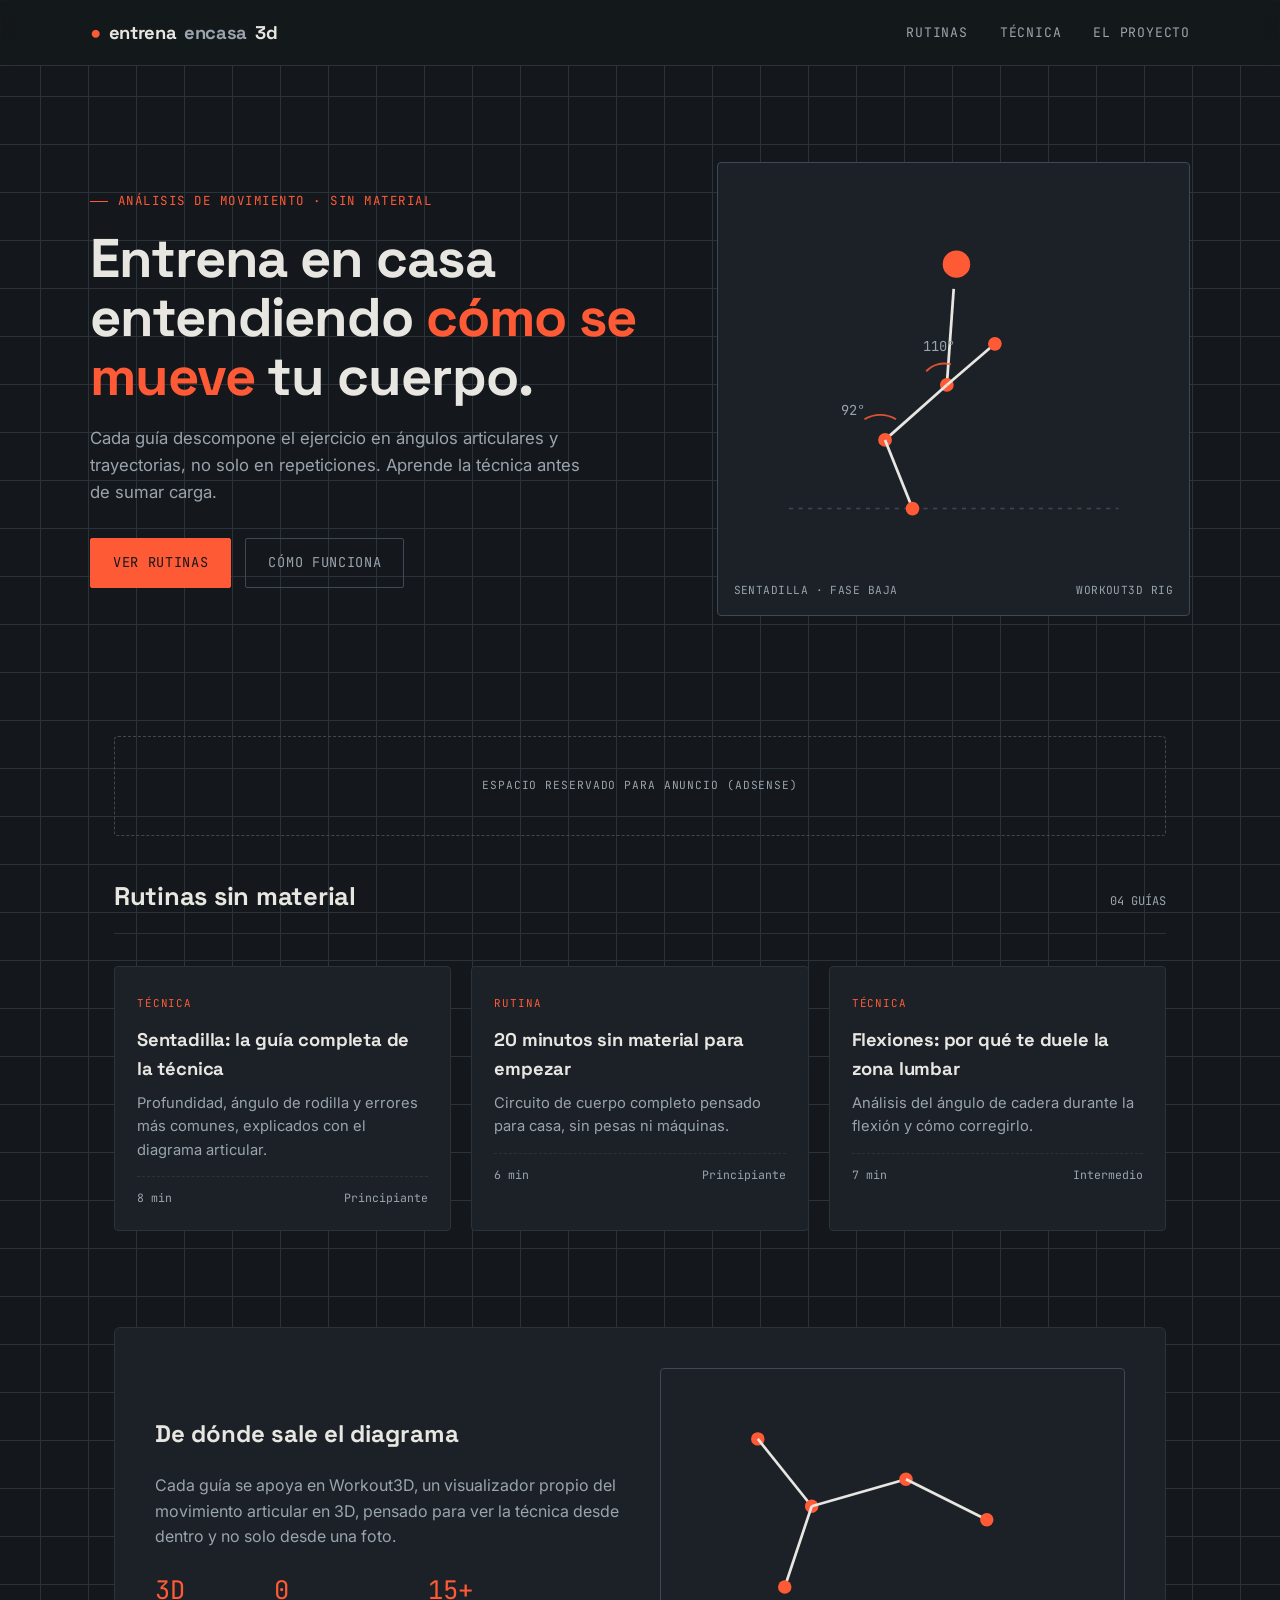
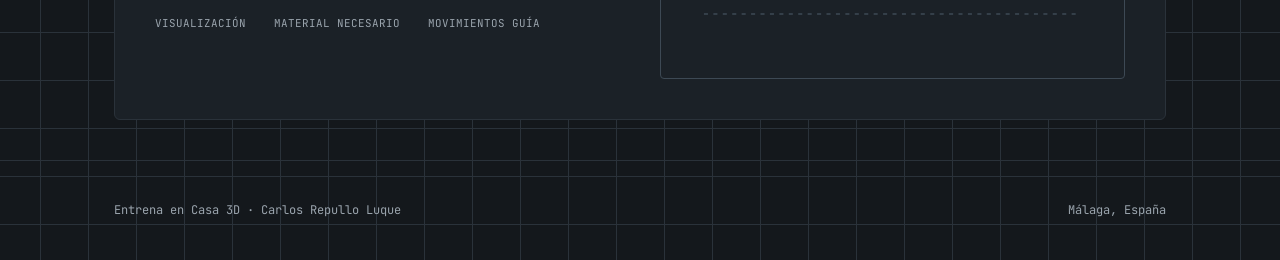
<file: index.html>
<!DOCTYPE html>
<html lang="es">
<head>
<meta charset="UTF-8">
<meta name="viewport" content="width=device-width, initial-scale=1.0">
<title>Entrena en Casa 3D — Rutinas y técnica de ejercicio sin material</title>
<meta name="description" content="Guías de entrenamiento en casa con análisis visual del movimiento: técnica correcta, ángulos articulares y rutinas sin material, explicadas con diagramas 3D.">
<link rel="preconnect" href="https://fonts.googleapis.com">
<link href="https://fonts.googleapis.com/css2?family=Space+Grotesk:wght@500;700&family=Inter:wght@400;500;600&family=JetBrains+Mono:wght@400;500&display=swap" rel="stylesheet">
<link rel="stylesheet" href="style.css">

<!-- Google AdSense: sustituir ca-pub-XXXXXXXXXXXXXXXX por tu ID real una vez aprobada la cuenta -->
<!-- <script async src="https://pagead2.googlesyndication.com/pagead/js/adsbygoogle.js?client=ca-pub-XXXXXXXXXXXXXXXX" crossorigin="anonymous"></script> -->
</head>
<body>

<header class="site">
  <nav class="nav wrap">
    <div class="logo"><span class="dot">●</span> entrena<span style="color:var(--text-dim)">encasa</span>3d</div>
    <button class="nav-toggle" aria-expanded="false" aria-label="Abrir menú">MENÚ</button>
    <div class="nav-links">
      <a href="#rutinas">Rutinas</a>
      <a href="#tecnica">Técnica</a>
      <a href="#proyecto">El proyecto</a>
    </div>
  </nav>
</header>

<main>

  <section class="hero wrap">
    <div>
      <div class="eyebrow">Análisis de movimiento · sin material</div>
      <h1 class="hero-title">Entrena en casa entendiendo <span class="accent">cómo se mueve</span> tu cuerpo.</h1>
      <p class="hero-sub">Cada guía descompone el ejercicio en ángulos articulares y trayectorias, no solo en repeticiones. Aprende la técnica antes de sumar carga.</p>
      <a href="#rutinas" class="btn">Ver rutinas</a>
      <a href="#proyecto" class="btn btn-ghost">Cómo funciona</a>
    </div>

    <div class="figure-box">
      <svg viewBox="0 0 320 280" role="img" aria-label="Diagrama de una sentadilla mostrando ángulos de rodilla y cadera">
        <line class="guide-line" x1="40" y1="240" x2="280" y2="240"></line>
        <g class="rig">
          <!-- tronco -->
          <line class="limb" x1="160" y1="80" x2="155" y2="150"></line>
          <!-- cabeza -->
          <circle class="joint" cx="162" cy="62" r="10"></circle>
          <!-- cadera -->
          <circle class="joint" cx="155" cy="150" r="5"></circle>
          <!-- muslo -->
          <line class="limb" x1="155" y1="150" x2="110" y2="190"></line>
          <!-- rodilla -->
          <circle class="joint" cx="110" cy="190" r="5"></circle>
          <!-- tibia -->
          <line class="limb" x1="110" y1="190" x2="130" y2="240"></line>
          <!-- pie -->
          <circle class="joint" cx="130" cy="240" r="5"></circle>

          <!-- brazo -->
          <line class="limb" x1="155" y1="150" x2="190" y2="120"></line>
          <circle class="joint" cx="190" cy="120" r="5"></circle>

          <!-- arco ángulo rodilla -->
          <path class="angle-arc" d="M 95 175 A 22 22 0 0 1 118 175"></path>
          <text class="angle-label" x="78" y="172">92°</text>

          <!-- arco ángulo cadera -->
          <path class="angle-arc" d="M 140 140 A 18 18 0 0 1 158 135"></path>
          <text class="angle-label" x="138" y="125">110°</text>
        </g>
      </svg>
      <div class="figure-caption">
        <span>SENTADILLA · FASE BAJA</span>
        <span>WORKOUT3D RIG</span>
      </div>
    </div>
  </section>

  <div class="wrap">
    <div class="ad-slot">Espacio reservado para anuncio (AdSense)</div>
  </div>

  <section id="rutinas" class="wrap">
    <div class="section-head">
      <h2>Rutinas sin material</h2>
      <span class="label">04 guías</span>
    </div>
    <div class="grid-articles">

      <a class="card" href="articulos/sentadilla-tecnica.html">
        <span class="tag">Técnica</span>
        <h3>Sentadilla: la guía completa de la técnica</h3>
        <p>Profundidad, ángulo de rodilla y errores más comunes, explicados con el diagrama articular.</p>
        <div class="meta"><span>8 min</span><span>Principiante</span></div>
      </a>

      <a class="card" href="#">
        <span class="tag">Rutina</span>
        <h3>20 minutos sin material para empezar</h3>
        <p>Circuito de cuerpo completo pensado para casa, sin pesas ni máquinas.</p>
        <div class="meta"><span>6 min</span><span>Principiante</span></div>
      </a>

      <a class="card" href="#">
        <span class="tag">Técnica</span>
        <h3>Flexiones: por qué te duele la zona lumbar</h3>
        <p>Análisis del ángulo de cadera durante la flexión y cómo corregirlo.</p>
        <div class="meta"><span>7 min</span><span>Intermedio</span></div>
      </a>

    </div>
  </section>

  <section id="proyecto" class="wrap">
    <div class="callout">
      <div>
        <h2>De dónde sale el diagrama</h2>
        <p>Cada guía se apoya en Workout3D, un visualizador propio del movimiento articular en 3D, pensado para ver la técnica desde dentro y no solo desde una foto.</p>
        <div class="stat-row">
          <div>3D<span>Visualización</span></div>
          <div>0<span>Material necesario</span></div>
          <div>15+<span>Movimientos guía</span></div>
        </div>
      </div>
      <div class="figure-box">
        <svg viewBox="0 0 320 200" role="img" aria-label="Esquema simplificado de articulaciones">
          <circle class="joint" cx="60" cy="40" r="5"></circle>
          <line class="limb" x1="60" y1="40" x2="100" y2="90"></line>
          <circle class="joint" cx="100" cy="90" r="5"></circle>
          <line class="limb" x1="100" y1="90" x2="80" y2="150"></line>
          <circle class="joint" cx="80" cy="150" r="5"></circle>
          <line class="limb" x1="100" y1="90" x2="170" y2="70"></line>
          <circle class="joint" cx="170" cy="70" r="5"></circle>
          <line class="limb" x1="170" y1="70" x2="230" y2="100"></line>
          <circle class="joint" cx="230" cy="100" r="5"></circle>
          <line class="guide-line" x1="20" y1="170" x2="300" y2="170"></line>
        </svg>
      </div>
    </div>
  </section>

</main>

<footer class="site">
  <div class="wrap footer-row">
    <span>Entrena en Casa 3D · Carlos Repullo Luque</span>
    <span>Málaga, España</span>
  </div>
</footer>

<script src="script.js"></script>
</body>
</html>
</file>
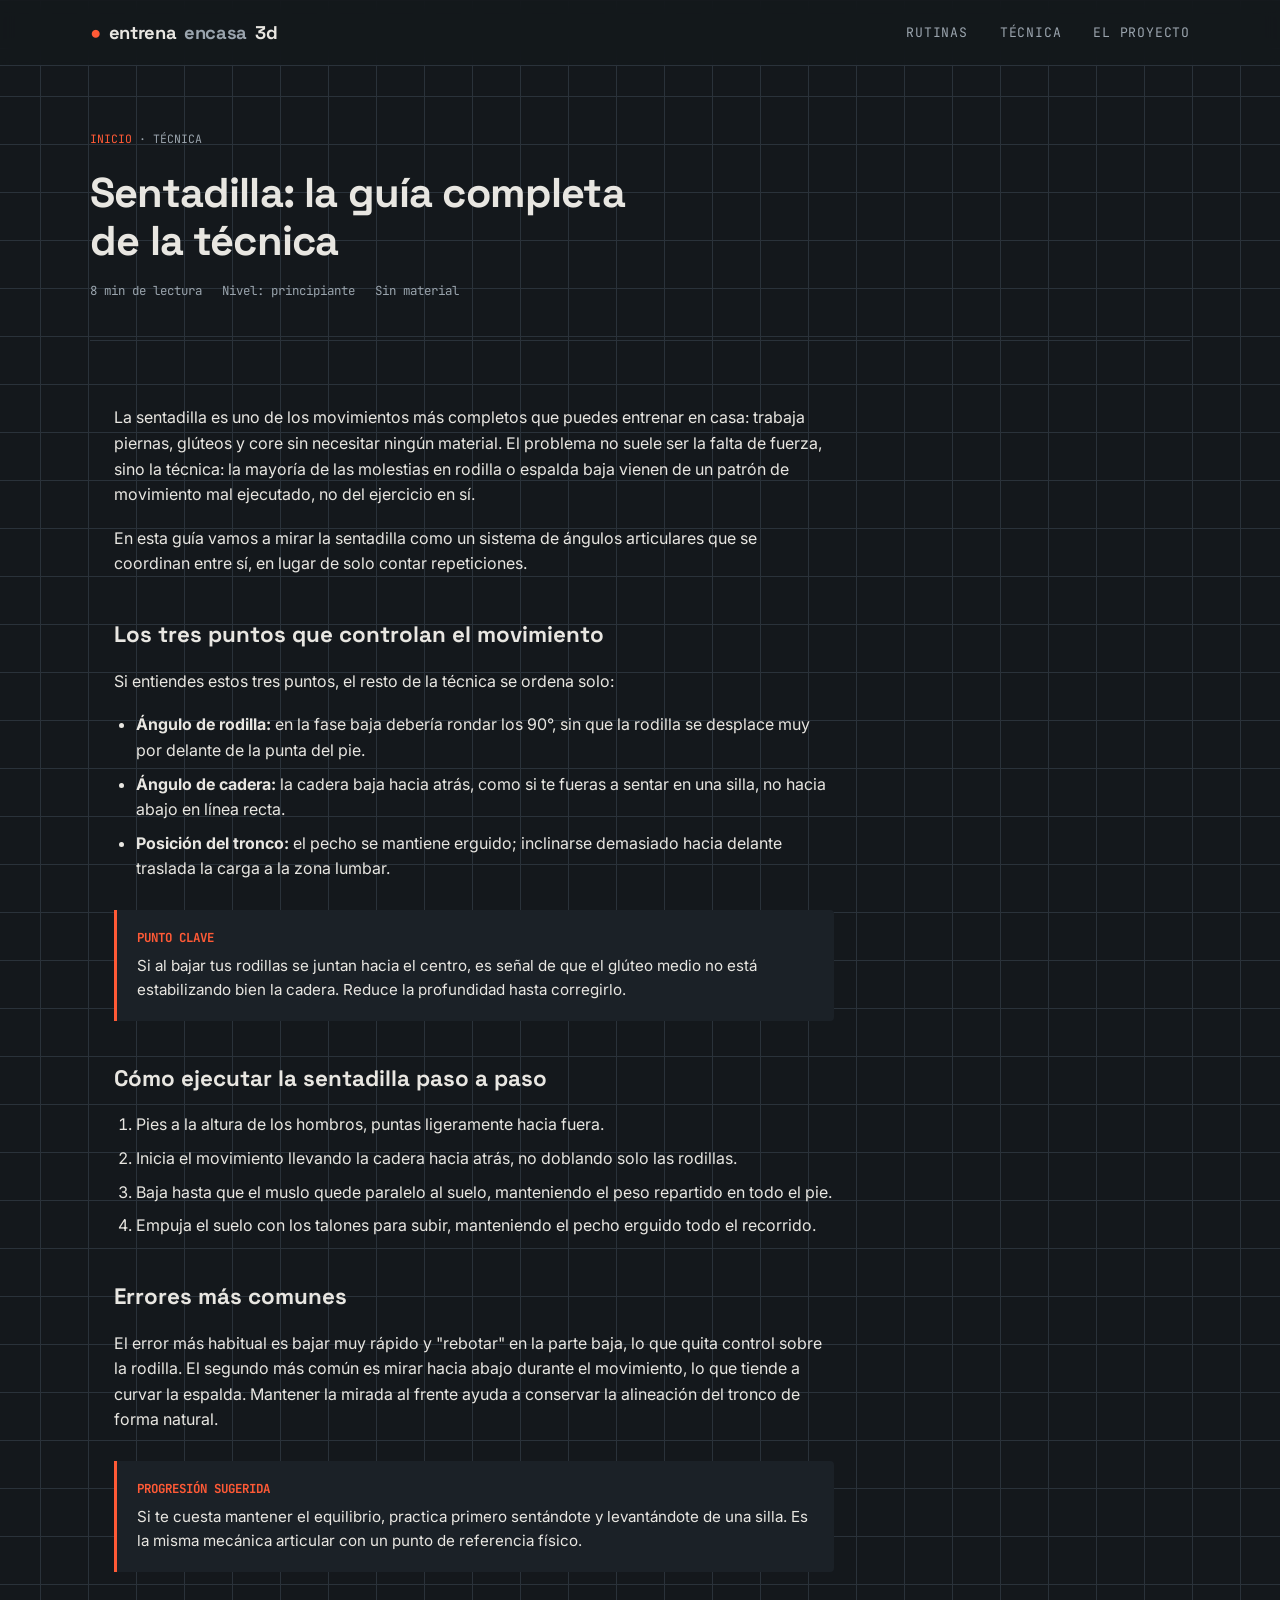
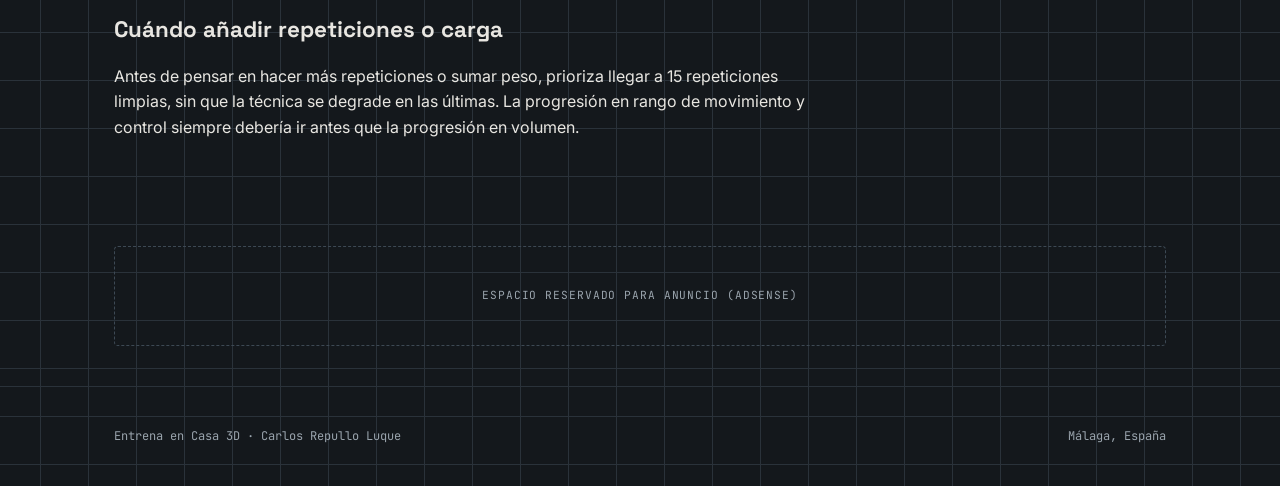
<file: articulos/sentadilla-tecnica.html>
<!DOCTYPE html>
<html lang="es">
<head>
<meta charset="UTF-8">
<meta name="viewport" content="width=device-width, initial-scale=1.0">
<title>Sentadilla: la guía completa de la técnica | Entrena en Casa 3D</title>
<meta name="description" content="Aprende la técnica correcta de la sentadilla: profundidad, ángulo de rodilla, postura de la espalda y errores comunes explicados con diagramas articulares.">
<link rel="preconnect" href="https://fonts.googleapis.com">
<link href="https://fonts.googleapis.com/css2?family=Space+Grotesk:wght@500;700&family=Inter:wght@400;500;600&family=JetBrains+Mono:wght@400;500&display=swap" rel="stylesheet">
<link rel="stylesheet" href="../style.css">
</head>
<body>

<header class="site">
  <nav class="nav wrap">
    <a href="../index.html" class="logo"><span class="dot">●</span> entrena<span style="color:var(--text-dim)">encasa</span>3d</a>
    <button class="nav-toggle" aria-expanded="false" aria-label="Abrir menú">MENÚ</button>
    <div class="nav-links">
      <a href="../index.html#rutinas">Rutinas</a>
      <a href="../index.html#tecnica">Técnica</a>
      <a href="../index.html#proyecto">El proyecto</a>
    </div>
  </nav>
</header>

<main>
  <div class="article-header wrap">
    <div class="breadcrumb"><a href="../index.html">Inicio</a> · Técnica</div>
    <h1 class="article-title">Sentadilla: la guía completa de la técnica</h1>
    <div class="article-meta">
      <span>8 min de lectura</span>
      <span>Nivel: principiante</span>
      <span>Sin material</span>
    </div>
  </div>

  <div class="wrap">
    <article class="article-body">

      <p>La sentadilla es uno de los movimientos más completos que puedes entrenar en casa: trabaja piernas, glúteos y core sin necesitar ningún material. El problema no suele ser la falta de fuerza, sino la técnica: la mayoría de las molestias en rodilla o espalda baja vienen de un patrón de movimiento mal ejecutado, no del ejercicio en sí.</p>

      <p>En esta guía vamos a mirar la sentadilla como un sistema de ángulos articulares que se coordinan entre sí, en lugar de solo contar repeticiones.</p>

      <h2>Los tres puntos que controlan el movimiento</h2>
      <p>Si entiendes estos tres puntos, el resto de la técnica se ordena solo:</p>
      <ul>
        <li><strong>Ángulo de rodilla:</strong> en la fase baja debería rondar los 90°, sin que la rodilla se desplace muy por delante de la punta del pie.</li>
        <li><strong>Ángulo de cadera:</strong> la cadera baja hacia atrás, como si te fueras a sentar en una silla, no hacia abajo en línea recta.</li>
        <li><strong>Posición del tronco:</strong> el pecho se mantiene erguido; inclinarse demasiado hacia delante traslada la carga a la zona lumbar.</li>
      </ul>

      <div class="tip-box">
        <strong>Punto clave</strong>
        Si al bajar tus rodillas se juntan hacia el centro, es señal de que el glúteo medio no está estabilizando bien la cadera. Reduce la profundidad hasta corregirlo.
      </div>

      <h2>Cómo ejecutar la sentadilla paso a paso</h2>
      <ol>
        <li>Pies a la altura de los hombros, puntas ligeramente hacia fuera.</li>
        <li>Inicia el movimiento llevando la cadera hacia atrás, no doblando solo las rodillas.</li>
        <li>Baja hasta que el muslo quede paralelo al suelo, manteniendo el peso repartido en todo el pie.</li>
        <li>Empuja el suelo con los talones para subir, manteniendo el pecho erguido todo el recorrido.</li>
      </ol>

      <h2>Errores más comunes</h2>
      <p>El error más habitual es bajar muy rápido y "rebotar" en la parte baja, lo que quita control sobre la rodilla. El segundo más común es mirar hacia abajo durante el movimiento, lo que tiende a curvar la espalda. Mantener la mirada al frente ayuda a conservar la alineación del tronco de forma natural.</p>

      <div class="tip-box">
        <strong>Progresión sugerida</strong>
        Si te cuesta mantener el equilibrio, practica primero sentándote y levantándote de una silla. Es la misma mecánica articular con un punto de referencia físico.
      </div>

      <h2>Cuándo añadir repeticiones o carga</h2>
      <p>Antes de pensar en hacer más repeticiones o sumar peso, prioriza llegar a 15 repeticiones limpias, sin que la técnica se degrade en las últimas. La progresión en rango de movimiento y control siempre debería ir antes que la progresión en volumen.</p>

    </article>

    <div class="ad-slot">Espacio reservado para anuncio (AdSense)</div>
  </div>
</main>

<footer class="site">
  <div class="wrap footer-row">
    <span>Entrena en Casa 3D · Carlos Repullo Luque</span>
    <span>Málaga, España</span>
  </div>
</footer>

<script src="../script.js"></script>
</body>
</html>
</file>
<file: style.css>
/* ===========================================================
   Entrena en Casa 3D — sistema de diseño "blueprint kinético"
   =========================================================== */

:root {
  --bg: #14181c;
  --surface: #1b2127;
  --surface-2: #20272e;
  --line: #3d4954;
  --line-soft: #2a323a;
  --text: #e8e6e1;
  --text-dim: #9aa4ad;
  --accent: #ff5a36;
  --accent-dim: #c2441f;

  --font-display: 'Space Grotesk', sans-serif;
  --font-body: 'Inter', sans-serif;
  --font-mono: 'JetBrains Mono', monospace;

  --maxw: 1100px;
}

* { box-sizing: border-box; }

html { scroll-behavior: smooth; }

@media (prefers-reduced-motion: reduce) {
  html { scroll-behavior: auto; }
  * { animation-duration: 0.01ms !important; animation-iteration-count: 1 !important; transition-duration: 0.01ms !important; }
}

body {
  margin: 0;
  background: var(--bg);
  color: var(--text);
  font-family: var(--font-body);
  line-height: 1.6;
  background-image:
    linear-gradient(var(--line-soft) 1px, transparent 1px),
    linear-gradient(90deg, var(--line-soft) 1px, transparent 1px);
  background-size: 48px 48px;
  background-position: center top;
}

a { color: inherit; text-decoration: none; }

img { max-width: 100%; display: block; }

.wrap {
  max-width: var(--maxw);
  margin: 0 auto;
  padding: 0 24px;
}

/* ---------- Header ---------- */

header.site {
  position: sticky;
  top: 0;
  z-index: 50;
  background: rgba(20, 24, 28, 0.88);
  backdrop-filter: blur(8px);
  border-bottom: 1px solid var(--line-soft);
}

.nav {
  display: flex;
  align-items: center;
  justify-content: space-between;
  padding: 18px 0;
}

.logo {
  font-family: var(--font-display);
  font-size: 1.15rem;
  font-weight: 700;
  letter-spacing: -0.02em;
  display: flex;
  align-items: center;
  gap: 8px;
}

.logo .dot { color: var(--accent); }

.nav-links {
  display: flex;
  gap: 32px;
  font-family: var(--font-mono);
  font-size: 0.82rem;
  text-transform: uppercase;
  letter-spacing: 0.06em;
}

.nav-links a {
  color: var(--text-dim);
  transition: color 0.2s;
  position: relative;
}
.nav-links a:hover,
.nav-links a:focus-visible { color: var(--text); }
.nav-links a:focus-visible { outline: 2px solid var(--accent); outline-offset: 4px; }

.nav-toggle { display: none; }

/* ---------- Hero ---------- */

.hero {
  padding: 96px 0 80px;
  display: grid;
  grid-template-columns: 1.1fr 0.9fr;
  gap: 48px;
  align-items: center;
}

.eyebrow {
  font-family: var(--font-mono);
  font-size: 0.78rem;
  color: var(--accent);
  text-transform: uppercase;
  letter-spacing: 0.12em;
  display: flex;
  align-items: center;
  gap: 10px;
  margin-bottom: 18px;
}

.eyebrow::before {
  content: '';
  width: 18px;
  height: 1px;
  background: var(--accent);
}

h1.hero-title {
  font-family: var(--font-display);
  font-size: clamp(2.2rem, 4.5vw, 3.4rem);
  line-height: 1.08;
  letter-spacing: -0.02em;
  margin: 0 0 20px;
}

h1.hero-title .accent { color: var(--accent); }

.hero-sub {
  color: var(--text-dim);
  font-size: 1.05rem;
  max-width: 46ch;
  margin-bottom: 32px;
}

.btn {
  display: inline-flex;
  align-items: center;
  gap: 8px;
  font-family: var(--font-mono);
  font-size: 0.85rem;
  text-transform: uppercase;
  letter-spacing: 0.05em;
  padding: 13px 22px;
  border: 1px solid var(--accent);
  color: var(--bg);
  background: var(--accent);
  border-radius: 2px;
  transition: background 0.2s, color 0.2s, transform 0.15s;
}
.btn:hover, .btn:focus-visible { background: transparent; color: var(--accent); transform: translateY(-1px); }
.btn:focus-visible { outline: 2px solid var(--accent); outline-offset: 3px; }

.btn-ghost {
  background: transparent;
  color: var(--text-dim);
  border-color: var(--line);
  margin-left: 10px;
}
.btn-ghost:hover, .btn-ghost:focus-visible { color: var(--text); border-color: var(--text-dim); }

/* ---------- Signature diagram (kinematic figure) ---------- */

.figure-box {
  position: relative;
  border: 1px solid var(--line);
  border-radius: 4px;
  background: var(--surface);
  padding: 16px;
}

.figure-box svg { width: 100%; height: auto; }

.figure-caption {
  font-family: var(--font-mono);
  font-size: 0.7rem;
  color: var(--text-dim);
  display: flex;
  justify-content: space-between;
  margin-top: 10px;
  letter-spacing: 0.04em;
}

.joint { fill: var(--accent); }
.limb { stroke: var(--text); stroke-width: 2; fill: none; }
.angle-arc { stroke: var(--accent); stroke-width: 1.4; fill: none; opacity: 0.85; }
.angle-label { font-family: var(--font-mono); font-size: 10px; fill: var(--text-dim); }
.guide-line { stroke: var(--line); stroke-width: 1; stroke-dasharray: 3 4; }

@keyframes squat-cycle {
  0%, 100% { transform: translateY(0); }
  50% { transform: translateY(14px); }
}

.rig { animation: squat-cycle 4.5s ease-in-out infinite; transform-origin: center; }

/* ---------- Section headers ---------- */

.section-head {
  display: flex;
  align-items: baseline;
  justify-content: space-between;
  margin-bottom: 32px;
  border-bottom: 1px solid var(--line-soft);
  padding-bottom: 16px;
}

.section-head h2 {
  font-family: var(--font-display);
  font-size: 1.6rem;
  letter-spacing: -0.01em;
  margin: 0;
}

.section-head .label {
  font-family: var(--font-mono);
  font-size: 0.75rem;
  color: var(--text-dim);
  text-transform: uppercase;
}

section { padding: 64px 0; }

section#proyecto { padding-top: 96px; }

/* ---------- Article grid ---------- */

.grid-articles {
  display: grid;
  grid-template-columns: repeat(3, 1fr);
  gap: 20px;
}

.card {
  background: var(--surface);
  border: 1px solid var(--line-soft);
  border-radius: 4px;
  padding: 22px;
  transition: border-color 0.2s, transform 0.2s;
  opacity: 0;
  transform: translateY(16px);
}

.card.visible { opacity: 1; transform: translateY(0); transition: opacity 0.5s ease, transform 0.5s ease; }

.card:hover { border-color: var(--accent); transform: translateY(-2px); }

.card .tag {
  font-family: var(--font-mono);
  font-size: 0.68rem;
  color: var(--accent);
  text-transform: uppercase;
  letter-spacing: 0.08em;
}

.card h3 {
  font-family: var(--font-display);
  font-size: 1.15rem;
  margin: 10px 0 8px;
  letter-spacing: -0.01em;
}

.card p {
  color: var(--text-dim);
  font-size: 0.92rem;
  margin: 0 0 14px;
}

.card .meta {
  font-family: var(--font-mono);
  font-size: 0.72rem;
  color: var(--text-dim);
  display: flex;
  justify-content: space-between;
  border-top: 1px dashed var(--line-soft);
  padding-top: 12px;
}

/* ---------- About / tool callout ---------- */

.callout {
  display: grid;
  grid-template-columns: 1fr 1fr;
  gap: 40px;
  align-items: center;
  background: var(--surface);
  border: 1px solid var(--line-soft);
  border-radius: 6px;
  padding: 40px;
}

.callout h2 {
  font-family: var(--font-display);
  font-size: 1.5rem;
  margin-top: 0;
}

.callout p { color: var(--text-dim); }

.stat-row {
  display: flex;
  gap: 28px;
  margin-top: 20px;
  font-family: var(--font-mono);
}

.stat-row div { font-size: 1.6rem; color: var(--accent); }
.stat-row span { display: block; font-size: 0.68rem; color: var(--text-dim); text-transform: uppercase; margin-top: 4px; }

/* ---------- Ad slots ---------- */

.ad-slot {
  border: 1px dashed var(--line);
  border-radius: 4px;
  min-height: 100px;
  display: flex;
  align-items: center;
  justify-content: center;
  font-family: var(--font-mono);
  font-size: 0.7rem;
  color: var(--text-dim);
  text-transform: uppercase;
  letter-spacing: 0.08em;
  margin: 40px 0;
}

/* ---------- Footer ---------- */

footer.site {
  border-top: 1px solid var(--line-soft);
  padding: 40px 0;
  margin-top: 40px;
}

.footer-row {
  display: flex;
  justify-content: space-between;
  align-items: center;
  font-family: var(--font-mono);
  font-size: 0.75rem;
  color: var(--text-dim);
}

/* ---------- Article page ---------- */

.article-header {
  padding: 64px 0 40px;
  border-bottom: 1px solid var(--line-soft);
}

.breadcrumb {
  font-family: var(--font-mono);
  font-size: 0.72rem;
  color: var(--text-dim);
  text-transform: uppercase;
  margin-bottom: 20px;
}

.breadcrumb a { color: var(--accent); }

h1.article-title {
  font-family: var(--font-display);
  font-size: clamp(1.8rem, 3.5vw, 2.6rem);
  line-height: 1.15;
  letter-spacing: -0.02em;
  margin: 0 0 16px;
  max-width: 22ch;
}

.article-meta {
  display: flex;
  gap: 20px;
  font-family: var(--font-mono);
  font-size: 0.78rem;
  color: var(--text-dim);
}

.article-body {
  padding: 48px 0;
  max-width: 720px;
}

.article-body h2 {
  font-family: var(--font-display);
  font-size: 1.4rem;
  margin: 40px 0 16px;
}

.article-body p { margin-bottom: 18px; color: var(--text); }

.article-body ul, .article-body ol { color: var(--text); padding-left: 22px; margin-bottom: 18px; }
.article-body li { margin-bottom: 8px; }

.tip-box {
  background: var(--surface);
  border-left: 3px solid var(--accent);
  padding: 18px 20px;
  border-radius: 0 4px 4px 0;
  margin: 28px 0;
  font-size: 0.95rem;
}

.tip-box strong { color: var(--accent); font-family: var(--font-mono); text-transform: uppercase; font-size: 0.78rem; display: block; margin-bottom: 6px; }

/* ---------- Responsive ---------- */

@media (max-width: 860px) {
  .hero { grid-template-columns: 1fr; }
  .grid-articles { grid-template-columns: 1fr; }
  .callout { grid-template-columns: 1fr; }

  .nav-links {
    position: fixed;
    inset: 60px 0 auto 0;
    background: var(--bg);
    border-bottom: 1px solid var(--line-soft);
    flex-direction: column;
    padding: 20px 24px 28px;
    gap: 18px;
    transform: translateY(-110%);
    transition: transform 0.25s ease;
  }

  .nav-links.open { transform: translateY(0); }

  .nav-toggle {
    display: block;
    background: none;
    border: 1px solid var(--line);
    color: var(--text);
    border-radius: 3px;
    padding: 8px 10px;
    font-family: var(--font-mono);
  }
}
</file>
